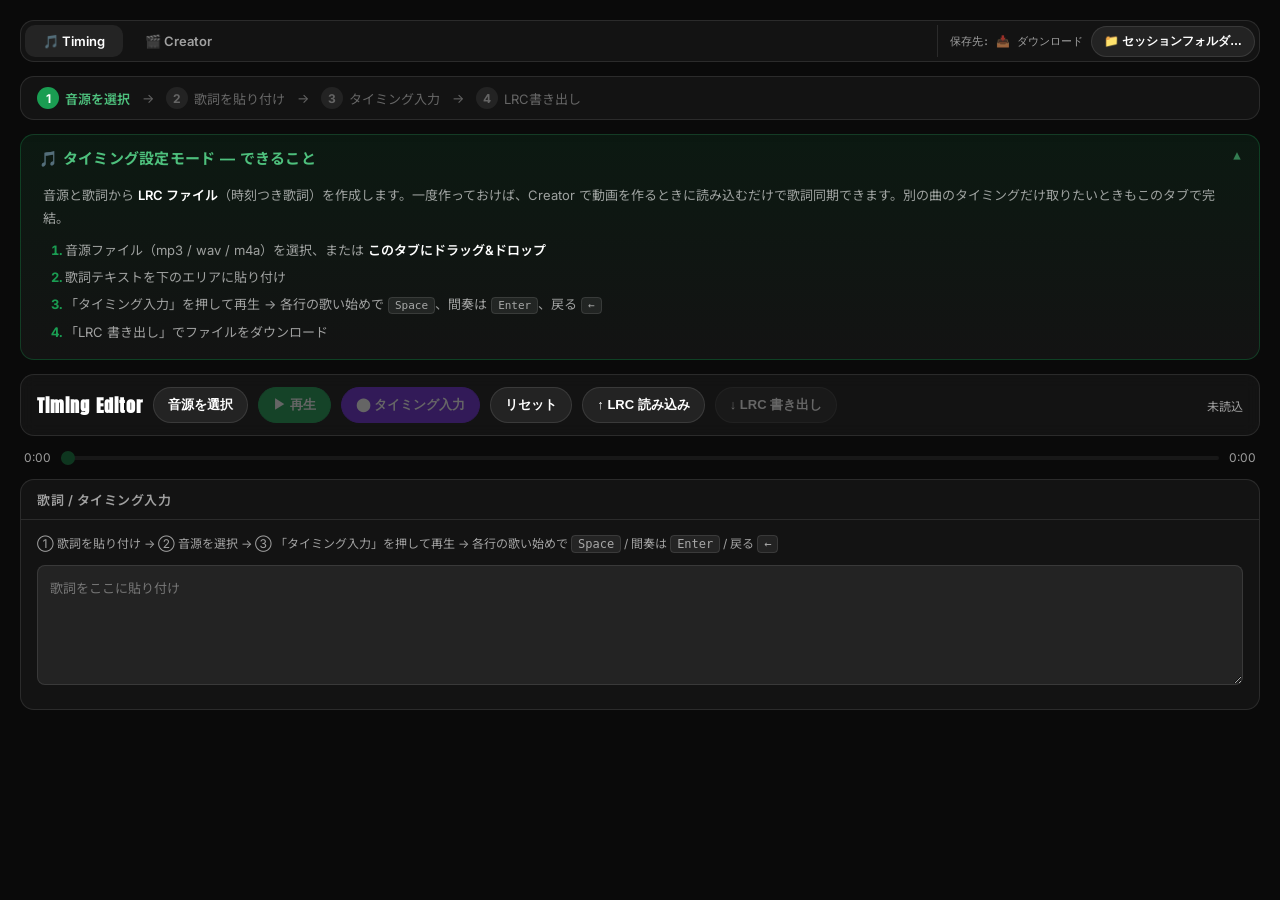
<file: docs/index.html>
<!DOCTYPE html>
<html lang="ja">
<head>
<meta charset="UTF-8" />
<meta name="viewport" content="width=device-width, initial-scale=1.0, viewport-fit=cover" />
<meta name="mobile-web-app-capable" content="yes" />
<meta name="apple-mobile-web-app-capable" content="yes" />
<meta name="apple-mobile-web-app-status-bar-style" content="black-translucent" />
<title>Audio Visualizer</title>
<link rel="preconnect" href="https://fonts.googleapis.com" />
<link rel="preconnect" href="https://fonts.gstatic.com" crossorigin />
<link href="https://fonts.googleapis.com/css2?family=Anton&family=Bebas+Neue&family=Dela+Gothic+One&family=Inter:wght@400;500;600;700;900&family=Kaisei+HarunoUmi:wght@700&family=Klee+One:wght@600&family=M+PLUS+1:wght@700&family=Noto+Sans+JP:wght@400;500;700;900&family=Rampart+One&family=Reggae+One&family=RocknRoll+One&family=Shippori+Antique+B1&family=Shippori+Mincho+B1:wght@400;500;700&family=Stick&family=Yuji+Syuku&family=Zen+Old+Mincho:wght@700;900&display=swap" rel="stylesheet" />
<link rel="stylesheet" href="css/theme.css" />
<link rel="stylesheet" href="css/ui.css" />
</head>
<body>

<nav class="tab-bar">
  <button class="tab is-active" data-tab="timing">🎵 Timing</button>
  <button class="tab" data-tab="creator">🎬 Creator</button>
  <div class="session-control">
    <span class="session-status" id="session-status">保存先: 📥 ダウンロード</span>
    <button class="btn" id="session-btn">📁 セッションフォルダ…</button>
  </div>
</nav>

<section class="tab-panel is-active" id="panel-timing">
  <div class="step-bar" id="step-bar-timing"></div>

  <details class="mode-intro" open>
    <summary>🎵 タイミング設定モード — できること</summary>
    <div class="mode-intro-body">
      <p>音源と歌詞から <b>LRC ファイル</b>（時刻つき歌詞）を作成します。一度作っておけば、Creator で動画を作るときに読み込むだけで歌詞同期できます。別の曲のタイミングだけ取りたいときもこのタブで完結。</p>
      <ol class="mode-steps">
        <li>音源ファイル（mp3 / wav / m4a）を選択、または <b>このタブにドラッグ&ドロップ</b></li>
        <li>歌詞テキストを下のエリアに貼り付け</li>
        <li>「タイミング入力」を押して再生 → 各行の歌い始めで <kbd>Space</kbd>、間奏は <kbd>Enter</kbd>、戻る <kbd>←</kbd></li>
        <li>「LRC 書き出し」でファイルをダウンロード</li>
      </ol>
    </div>
  </details>

  <div class="toolbar">
    <h1 style="font-family:var(--font-display);font-size:18px;letter-spacing:0.06em">Timing Editor</h1>
    <input type="file" id="t-audio-input" accept="audio/*" hidden />
    <button class="btn" id="t-pick-btn">音源を選択</button>
    <button class="btn btn--primary" id="t-play-btn" disabled>▶ 再生</button>
    <button class="btn" id="t-timing-btn" disabled style="background:#6d28d9;border-color:#6d28d9;">⬤ タイミング入力</button>
    <button class="btn" id="t-reset-btn">リセット</button>
    <input type="file" id="t-lrc-input" accept=".lrc,.txt" hidden />
    <button class="btn" id="t-import-lrc-btn">↑ LRC 読み込み</button>
    <button class="btn" id="t-export-lrc-btn" disabled>↓ LRC 書き出し</button>
    <div style="flex:1"></div>
    <span class="meta" id="t-meta">未読込</span>
  </div>

  <div class="seekrow">
    <span class="meta" id="t-cur-time">0:00</span>
    <input type="range" id="t-seek-bar" class="seek-bar" min="0" max="100" step="0.1" value="0" disabled />
    <span class="meta" id="t-tot-time">0:00</span>
  </div>

  <div class="panel">
    <div class="panel-header">
      <h3>歌詞 / タイミング入力</h3>
    </div>
    <div class="panel-body is-open">
      <div class="meta" style="line-height:1.7">
        ① 歌詞を貼り付け → ② 音源を選択 → ③ 「タイミング入力」を押して再生 →
        各行の歌い始めで <kbd style="background:var(--bg-3);border:1px solid var(--border);padding:1px 6px;border-radius:4px">Space</kbd>
        / 間奏は <kbd style="background:var(--bg-3);border:1px solid var(--border);padding:1px 6px;border-radius:4px">Enter</kbd>
        / 戻る <kbd style="background:var(--bg-3);border:1px solid var(--border);padding:1px 6px;border-radius:4px">←</kbd>
      </div>
      <textarea id="t-lyrics-input" placeholder="歌詞をここに貼り付け" style="background:var(--bg-3);border:1px solid var(--border);border-radius:8px;color:var(--fg);padding:10px 12px;font-size:13px;font-family:'Noto Sans JP',sans-serif;line-height:1.8;resize:vertical;min-height:120px"></textarea>
      <div id="t-timing-status" style="display:none;background:rgba(229,30,48,0.1);border:1px solid rgba(229,30,48,0.3);border-radius:10px;padding:12px 16px">
        <div class="meta">♪ 次にスタンプ <span id="t-timing-progress"></span></div>
        <div id="t-timing-current-line" style="font-size:17px;font-weight:700;line-height:1.5;margin-top:6px"></div>
      </div>
      <div id="t-lyric-line-list" style="display:flex;flex-direction:column;gap:2px;max-height:200px;overflow-y:auto"></div>
    </div>
  </div>

  <div class="file-drop-overlay" id="t-drop-overlay">
    <div class="file-drop-content">
      <div class="file-drop-icon">↓</div>
      <div class="file-drop-text">音源 (mp3 / wav) または LRC (.lrc / .txt) をドロップ</div>
    </div>
  </div>
</section>

<section class="tab-panel" id="panel-creator">
  <div class="step-bar" id="step-bar-creator"></div>

  <details class="mode-intro" open>
    <summary>🎬 動画作成モード — できること</summary>
    <div class="mode-intro-body">
      <p>音源にビジュアライザーや歌詞・ロゴを重ねて <b>SNSショート動画</b>（webm）を録画します。タイトル・歌詞・ロゴはキャンバス上をドラッグで自由配置、12 種のフォントと 6 種のエフェクトで装飾できます。</p>
      <ol class="mode-steps">
        <li>音源ファイル（mp3 / wav / m4a）を選択、または <b>このタブにドラッグ&ドロップ</b></li>
        <li>歌詞同期したい場合は <b>LRC ファイル（.lrc/.txt）をドロップ</b>（Timing タブで作ったもの）</li>
        <li>背景スタイル・アスペクト比を選ぶ（9:16 がショート向け）</li>
        <li>右パネルの「テキスト / 演出 / ロゴ」で装飾を調整</li>
        <li>キャンバス右上の「✥ 配置編集」でドラッグして位置決め</li>
        <li>「● 録画」で MP4 書き出し</li>
      </ol>
    </div>
  </details>

  <div class="toolbar">
    <h1 style="font-family:var(--font-display);font-size:18px;letter-spacing:0.06em">Creator</h1>
    <input type="file" id="c-audio-input" accept="audio/*" hidden />
    <button class="btn" id="c-pick-btn">音源を選択</button>
    <button class="btn" id="c-audio-clear-btn" title="音源を削除" style="display:none;background:#7a1c1c;border-color:#7a1c1c">🗑 音源削除</button>
    <button class="btn btn--primary" id="c-play-btn" disabled>▶ 再生</button>
    <button class="btn btn--rec" id="c-rec-btn" disabled>● 録画</button>
    <input type="file" id="c-lrc-input" accept=".lrc,.txt" hidden />
    <select class="select" id="c-lrc-select" title="LRC を読み込み（新規 or 履歴から）"></select>
    <select class="select" id="c-aspect-select">
      <option value="9:16" selected>9:16</option>
      <option value="1:1">1:1</option>
      <option value="16:9">16:9</option>
    </select>
    <select class="select" id="c-preset-select" title="プラットフォームプリセット">
      <option value="">プラットフォーム…</option>
    </select>
    <select class="select" id="c-bg-mode-select" title="背景モード">
      <option value="visualizer" selected>背景: ビジュアライザー</option>
      <option value="video">背景: 動画</option>
    </select>
    <select class="select" id="c-style-select"></select>
    <input type="file" id="c-video-input" accept="video/*" hidden />
    <input type="file" id="c-image-clip-input" accept="image/*" hidden />
    <label style="display:inline-flex;align-items:center;gap:6px;padding:6px 12px;border-radius:var(--radius-pill);border:1px solid var(--border);background:var(--bg-2);font-size:12px;cursor:pointer">
      <input type="checkbox" id="c-particles-toggle" checked style="accent-color:var(--accent)" /> 粒子
    </label>
    <label style="display:inline-flex;align-items:center;gap:6px;padding:6px 12px;border-radius:var(--radius-pill);border:1px solid var(--border);background:var(--bg-2);font-size:12px;cursor:pointer">
      <input type="checkbox" id="c-lyrics-toggle" checked style="accent-color:var(--accent)" /> 歌詞
    </label>
    <input type="text" class="text-input" id="c-song-title" placeholder="曲名" style="width:120px" />
    <input type="text" class="text-input" id="c-band-name" placeholder="バンド名" style="width:130px" />
    <div style="flex:1"></div>
    <span class="meta" id="c-meta">未読込</span>
  </div>

  <div class="seekrow">
    <span class="meta" id="c-cur-time">0:00</span>
    <input type="range" id="c-seek-bar" class="seek-bar" min="0" max="100" step="0.1" value="0" disabled />
    <span class="meta" id="c-tot-time">0:00</span>
  </div>

  <div class="creator-layout">
    <div class="stage">
      <div class="canvas-wrap" id="c-canvas-wrap" data-aspect="9:16">
        <canvas id="c-canvas" width="1080" height="1920"></canvas>
        <div class="drop" id="c-drop">
          <h2>DROP AUDIO HERE</h2>
          <p>音源ファイル（mp3 / wav / m4a など）を<br/>このエリアにドロップ、または「音源を選択」から読み込み</p>
          <div class="pill">音源をドロップ / 選択</div>
        </div>
        <button class="btn edit-mode-btn" id="c-edit-mode-btn" title="テキスト・ロゴをドラッグで移動">✥ 配置編集</button>
        <div class="safe-zones" id="c-safe-zones" hidden>
          <div class="safe-zone safe-zone--top"></div>
          <div class="safe-zone safe-zone--bottom"></div>
          <div class="safe-zone safe-zone--left"></div>
          <div class="safe-zone safe-zone--right"></div>
        </div>
      </div>
    </div>

    <aside class="properties-panel" id="c-properties">
      <!-- Preset section -->
      <details class="accordion" open>
        <summary>💾 プリセット</summary>
        <div class="accordion-body" id="c-preset-controls"></div>
      </details>

      <!-- Text section -->
      <details class="accordion">
        <summary>📝 テキスト</summary>
        <div class="accordion-body" id="c-text-controls"></div>
      </details>

      <!-- Effects section -->
      <details class="accordion">
        <summary>✨ 演出</summary>
        <div class="accordion-body" id="c-effects-controls"></div>
      </details>

      <!-- Logo section -->
      <details class="accordion">
        <summary>🎯 ロゴ</summary>
        <div class="accordion-body" id="c-logo-controls"></div>
      </details>

      <!-- SNS section -->
      <details class="accordion">
        <summary>📱 SNS最適化</summary>
        <div class="accordion-body" id="c-sns-controls"></div>
      </details>

      <details class="accordion">
        <summary>📲 スマホプレビュー</summary>
        <div class="accordion-body" style="padding:8px">
          <canvas id="c-phone-canvas" width="240" height="427" style="width:100%;border-radius:18px;background:#000;border:6px solid #1a1a1a;box-shadow:0 4px 20px rgba(0,0,0,0.6)"></canvas>
        </div>
      </details>
    </aside>

    <div class="timeline-panel" id="c-timeline-panel" hidden>
      <div class="timeline-panel-header">
        <h3>タイムライン</h3>
        <span class="meta" id="c-tl-hint">動画クリップを追加して並び順とトリムを設定</span>
        <div style="display:flex;gap:4px;margin-left:auto">
          <button class="btn" id="c-undo-btn" style="padding:4px 10px;font-size:11px" title="元に戻す (Ctrl+Z)">↶ 元に戻す</button>
          <button class="btn" id="c-redo-btn" style="padding:4px 10px;font-size:11px" title="やり直し (Ctrl+Y)">↷ やり直し</button>
        </div>
      </div>
      <div class="timeline-body" id="c-timeline-body"></div>
    </div>
  </div>

  <div class="file-drop-overlay" id="c-drop-overlay">
    <div class="file-drop-content">
      <div class="file-drop-icon">↓</div>
      <div class="file-drop-text">音源 (mp3 / wav) または LRC (.lrc / .txt) をドロップ</div>
    </div>
  </div>
</section>

<script type="module" src="js/app.js"></script>
</body>
</html>
</file>
<file: docs/css/theme.css>
:root {
  /* Palette */
  --bg-0: #0a0a0a;
  --bg-1: #141414;
  --bg-2: rgba(255, 255, 255, 0.04);
  --bg-3: rgba(255, 255, 255, 0.07);
  --border: rgba(255, 255, 255, 0.1);
  --border-strong: rgba(255, 255, 255, 0.2);
  --fg: #ffffff;
  --fg-muted: rgba(255, 255, 255, 0.6);
  --fg-faint: rgba(255, 255, 255, 0.35);
  --accent: #1a9d52;
  --accent-soft: #4ec07d;
  --danger: #e53e3e;
  --radius-sm: 6px;
  --radius-md: 10px;
  --radius-lg: 14px;
  --radius-pill: 999px;
  --shadow-lg: 0 10px 40px rgba(0, 0, 0, 0.5);
  /* Fonts */
  --font-ui: 'Inter', 'Noto Sans JP', system-ui, sans-serif;
  --font-display: 'Anton', sans-serif;
  --font-serif: 'Shippori Mincho B1', serif;
}

* { box-sizing: border-box; margin: 0; padding: 0; }

html, body {
  height: 100%;
  background: var(--bg-0);
  color: var(--fg);
  font-family: var(--font-ui);
  -webkit-font-smoothing: antialiased;
}
</file>
<file: docs/css/ui.css>
body {
  display: flex;
  flex-direction: column;
  min-height: 100vh;
  padding: 20px;
  gap: 14px;
}

/* Tab Bar */
.tab-bar {
  display: flex;
  gap: 4px;
  padding: 4px;
  background: var(--bg-2);
  border: 1px solid var(--border);
  border-radius: var(--radius-lg);
  align-self: flex-start;
}
.tab {
  padding: 8px 18px;
  border: none;
  background: transparent;
  color: var(--fg-muted);
  font-family: var(--font-ui);
  font-size: 13px;
  font-weight: 600;
  border-radius: var(--radius-md);
  cursor: pointer;
  transition: background 0.18s, color 0.18s;
}
.tab:hover { color: var(--fg); }
.tab.is-active {
  background: var(--bg-3);
  color: var(--fg);
}

/* Tab Panels */
.tab-panel { display: none; flex-direction: column; gap: 14px; flex: 1; min-height: 0; }
.tab-panel.is-active { display: flex; }

/* Toolbar */
.toolbar {
  display: flex;
  flex-wrap: wrap;
  align-items: center;
  gap: 10px;
  padding: 12px 16px;
  background: var(--bg-2);
  border: 1px solid var(--border);
  border-radius: var(--radius-lg);
  backdrop-filter: blur(8px);
}

/* Buttons */
.btn {
  display: inline-flex;
  align-items: center;
  gap: 6px;
  padding: 8px 14px;
  border-radius: var(--radius-pill);
  border: 1px solid var(--border);
  background: var(--bg-3);
  color: var(--fg);
  font-size: 13px;
  font-weight: 600;
  cursor: pointer;
  transition: background 0.18s, transform 0.05s;
}
.btn:hover { background: rgba(255, 255, 255, 0.14); }
.btn:active { transform: translateY(1px); }
.btn:disabled { opacity: 0.35; cursor: not-allowed; }
.btn--primary { background: var(--accent); border-color: var(--accent); }
.btn--primary:hover { background: var(--accent-soft); }
.btn--rec { background: var(--danger); border-color: var(--danger); }
.btn--rec.is-recording { animation: pulse 1s ease-in-out infinite; }
@keyframes pulse { 0%, 100% { opacity: 1; } 50% { opacity: 0.5; } }

/* Selects, inputs */
.select, .text-input {
  padding: 8px 12px;
  border-radius: var(--radius-pill);
  border: 1px solid var(--border);
  background: var(--bg-3);
  color: var(--fg);
  font-size: 13px;
  outline: none;
}
.text-input:focus { border-color: var(--accent); }

/* Stage / Canvas */
.stage { flex: 1; display: flex; align-items: center; justify-content: center; min-height: 0; }
.canvas-wrap {
  position: relative;
  background: #000;
  border-radius: var(--radius-lg);
  overflow: hidden;
  box-shadow: var(--shadow-lg);
  aspect-ratio: 9/16;
  height: 100%;
  max-height: calc(100vh - 280px);
}
.canvas-wrap[data-aspect="1:1"] { aspect-ratio: 1/1; }
.canvas-wrap[data-aspect="16:9"] { aspect-ratio: 16/9; }
canvas { display: block; width: 100%; height: 100%; }

/* Drop overlay */
.drop {
  position: absolute;
  inset: 0;
  display: flex;
  flex-direction: column;
  align-items: center;
  justify-content: center;
  text-align: center;
  gap: 14px;
  padding: 24px;
  background: rgba(0, 0, 0, 0.55);
  backdrop-filter: blur(6px);
  pointer-events: none;
  transition: opacity 0.3s;
}
.drop.is-hidden { opacity: 0; }
.drop h2 { font-family: var(--font-display); font-size: 36px; letter-spacing: 0.06em; }
.drop p { color: var(--fg-muted); font-size: 14px; line-height: 1.6; }
.drop .pill { padding: 8px 16px; background: var(--accent); border-radius: var(--radius-pill); font-weight: 700; font-size: 13px; }

/* Seek bar */
.seekrow { display: flex; align-items: center; gap: 10px; padding: 0 4px; }
.seek-bar {
  flex: 1;
  -webkit-appearance: none;
  appearance: none;
  height: 4px;
  border-radius: 2px;
  background: var(--border-strong);
  cursor: pointer;
  accent-color: var(--accent);
  outline: none;
}
.seek-bar::-webkit-slider-thumb {
  -webkit-appearance: none;
  width: 14px; height: 14px;
  border-radius: 50%;
  background: var(--accent);
  cursor: pointer;
}
.seek-bar:disabled { opacity: 0.3; cursor: not-allowed; }
.meta { font-size: 12px; color: var(--fg-muted); }

/* Step guide */
.step-bar {
  display: flex;
  align-items: center;
  gap: 12px;
  padding: 10px 16px;
  background: var(--bg-2);
  border: 1px solid var(--border);
  border-radius: var(--radius-lg);
  font-size: 13px;
}
.step-item { display: flex; align-items: center; gap: 6px; opacity: 0.35; }
.step-item.is-active { opacity: 1; color: var(--accent-soft); font-weight: 600; }
.step-item.is-done { opacity: 0.65; }
.step-item.is-done .step-num { background: var(--accent); }
.step-num {
  background: var(--border-strong);
  color: var(--fg);
  border-radius: 50%;
  width: 22px;
  height: 22px;
  display: flex;
  align-items: center;
  justify-content: center;
  font-weight: 700;
  font-size: 12px;
}
.step-item.is-active .step-num { background: var(--accent); }
.step-sep { color: var(--fg-faint); }

/* Lyrics panel (再利用) */
.panel {
  border: 1px solid var(--border);
  border-radius: var(--radius-lg);
  overflow: hidden;
  background: var(--bg-2);
}
.panel-header {
  display: flex;
  align-items: center;
  justify-content: space-between;
  padding: 10px 16px;
}
.panel-header h3 { font-size: 13px; font-weight: 600; color: var(--fg-muted); letter-spacing: 0.04em; }
.panel-body { display: none; flex-direction: column; gap: 10px; padding: 14px 16px; border-top: 1px solid var(--border); }
.panel-body.is-open { display: flex; }

/* Creator Layout */
.creator-layout {
  flex: 1;
  display: grid;
  grid-template-columns: 1fr 320px;
  gap: 14px;
  min-height: 0;
}
.creator-layout .stage { flex: 1; }
.creator-layout .canvas-wrap { max-height: calc(100vh - 320px); }

/* Edit mode button on canvas */
.edit-mode-btn {
  position: absolute;
  top: 12px;
  right: 12px;
  padding: 6px 12px;
  background: rgba(0,0,0,0.55);
  border: 1px solid var(--border);
  border-radius: var(--radius-pill);
  font-size: 12px;
  color: var(--fg);
  cursor: pointer;
  backdrop-filter: blur(4px);
  z-index: 10;
}
.edit-mode-btn.is-active {
  background: var(--accent);
  border-color: var(--accent);
}
.canvas-wrap.is-edit-mode canvas { cursor: move; }
.canvas-wrap.is-edit-mode { outline: 2px dashed var(--accent); }

/* Properties Panel */
.properties-panel {
  background: var(--bg-2);
  border: 1px solid var(--border);
  border-radius: var(--radius-lg);
  padding: 6px;
  overflow-y: auto;
  display: flex;
  flex-direction: column;
  gap: 4px;
}
.accordion {
  background: var(--bg-3);
  border-radius: var(--radius-md);
  overflow: hidden;
}
.accordion > summary {
  padding: 10px 14px;
  font-size: 13px;
  font-weight: 600;
  cursor: pointer;
  list-style: none;
  display: flex;
  align-items: center;
  gap: 8px;
  user-select: none;
}
.accordion > summary::-webkit-details-marker { display: none; }
.accordion > summary::after {
  content: '▾';
  margin-left: auto;
  opacity: 0.5;
  transition: transform 0.2s;
}
.accordion[open] > summary::after { transform: rotate(180deg); }
.accordion-body {
  padding: 10px 14px 14px;
  display: flex;
  flex-direction: column;
  gap: 10px;
}

/* Form controls inside accordion */
.field { display: flex; flex-direction: column; gap: 4px; }
.field-label {
  font-size: 11px;
  color: var(--fg-muted);
  letter-spacing: 0.04em;
}
.field-row {
  display: flex;
  align-items: center;
  gap: 8px;
}
.field-row .field-label { min-width: 60px; }
.subsection {
  border-top: 1px solid var(--border);
  padding-top: 10px;
  margin-top: 4px;
}
.subsection-title {
  font-size: 11px;
  font-weight: 700;
  color: var(--accent-soft);
  letter-spacing: 0.05em;
  margin-bottom: 6px;
  text-transform: uppercase;
}

/* Color input */
input[type="color"] {
  width: 36px;
  height: 28px;
  border: 1px solid var(--border);
  border-radius: var(--radius-sm);
  background: transparent;
  cursor: pointer;
  padding: 2px;
}
input[type="color"]::-webkit-color-swatch { border: none; border-radius: 3px; }
input[type="color"]::-webkit-color-swatch-wrapper { padding: 0; }

/* Range slider in panel */
.range-row {
  display: flex;
  align-items: center;
  gap: 8px;
}
.range-row input[type="range"] { flex: 1; }
.range-row .value {
  font-size: 11px;
  color: var(--fg-muted);
  min-width: 32px;
  text-align: right;
  font-family: ui-monospace, monospace;
}

/* Font selector with preview */
.font-select {
  width: 100%;
  padding: 8px 10px;
  border-radius: var(--radius-sm);
  border: 1px solid var(--border);
  background: var(--bg-3);
  color: var(--fg);
  font-size: 13px;
  outline: none;
}
.font-preview {
  padding: 10px 14px;
  background: rgba(0,0,0,0.4);
  border-radius: var(--radius-sm);
  font-size: 22px;
  line-height: 1.2;
  text-align: center;
  min-height: 56px;
  display: flex;
  align-items: center;
  justify-content: center;
  border: 1px solid var(--border);
}

/* Logo preview */
.logo-preview {
  background: rgba(0,0,0,0.4);
  border: 1px dashed var(--border);
  border-radius: var(--radius-sm);
  padding: 12px;
  text-align: center;
  min-height: 72px;
  display: flex;
  align-items: center;
  justify-content: center;
}
.logo-preview img { max-width: 100%; max-height: 64px; object-fit: contain; }
.logo-preview .empty { font-size: 11px; color: var(--fg-faint); }

/* Toggle switch */
.toggle-switch {
  position: relative;
  display: inline-block;
  width: 36px;
  height: 20px;
}
.toggle-switch input { opacity: 0; width: 0; height: 0; }
.toggle-slider {
  position: absolute;
  inset: 0;
  background: var(--border-strong);
  border-radius: 999px;
  cursor: pointer;
  transition: background 0.2s;
}
.toggle-slider::before {
  content: '';
  position: absolute;
  left: 2px; top: 2px;
  width: 16px; height: 16px;
  border-radius: 50%;
  background: white;
  transition: transform 0.2s;
}
.toggle-switch input:checked + .toggle-slider { background: var(--accent); }
.toggle-switch input:checked + .toggle-slider::before { transform: translateX(16px); }

/* Mode intro card */
.mode-intro {
  background: linear-gradient(180deg, rgba(26,157,82,0.1), var(--bg-2));
  border: 1px solid rgba(26,157,82,0.3);
  border-radius: var(--radius-lg);
  overflow: hidden;
}
.mode-intro > summary {
  padding: 12px 18px;
  cursor: pointer;
  list-style: none;
  display: flex;
  align-items: center;
  gap: 8px;
  font-size: 15px;
  font-weight: 700;
  user-select: none;
  color: var(--accent-soft);
  letter-spacing: 0.02em;
}
.mode-intro > summary::-webkit-details-marker { display: none; }
.mode-intro > summary::after {
  content: '▾';
  margin-left: auto;
  opacity: 0.6;
  font-weight: 400;
  transition: transform 0.2s;
}
.mode-intro[open] > summary::after { transform: rotate(180deg); }
.mode-intro-body {
  padding: 4px 22px 16px;
  display: flex;
  flex-direction: column;
  gap: 10px;
}
.mode-intro-body p {
  font-size: 13px;
  line-height: 1.75;
  color: var(--fg-muted);
}
.mode-intro-body p b {
  color: var(--fg);
  font-weight: 600;
}
.mode-steps {
  display: flex;
  flex-direction: column;
  gap: 6px;
  padding-left: 22px;
  font-size: 13px;
  color: var(--fg-muted);
  line-height: 1.65;
}
.mode-steps li::marker { color: var(--accent); font-weight: 700; }
.mode-steps b { color: var(--fg); font-weight: 600; }
.mode-steps kbd {
  background: var(--bg-3);
  border: 1px solid var(--border);
  padding: 1px 6px;
  border-radius: 4px;
  font-family: ui-monospace, monospace;
  font-size: 11px;
}

/* File drop overlay (tab-level) */
.tab-panel { position: relative; }
.file-drop-overlay {
  position: absolute;
  inset: 0;
  z-index: 100;
  display: none;
  align-items: center;
  justify-content: center;
  background: rgba(10, 10, 10, 0.78);
  backdrop-filter: blur(8px);
  border-radius: var(--radius-lg);
  pointer-events: none;
  animation: drop-pulse 1.4s ease-in-out infinite;
}
.file-drop-overlay.is-visible { display: flex; }
.file-drop-content {
  text-align: center;
  border: 3px dashed var(--accent);
  border-radius: 24px;
  padding: 48px 56px;
  background: rgba(26, 157, 82, 0.08);
}
.file-drop-icon {
  font-size: 56px;
  color: var(--accent);
  margin-bottom: 12px;
  animation: drop-bounce 1s ease-in-out infinite;
}
.file-drop-text {
  font-size: 16px;
  font-weight: 700;
  color: var(--fg);
  letter-spacing: 0.02em;
}
@keyframes drop-pulse {
  0%, 100% { background: rgba(10, 10, 10, 0.78); }
  50% { background: rgba(10, 10, 10, 0.65); }
}
@keyframes drop-bounce {
  0%, 100% { transform: translateY(0); }
  50% { transform: translateY(-8px); }
}

/* ============ Select Options Visibility Fix ============ */
/* OS のデフォルトだと文字色が白背景に白文字で見えないことがある */
.select option,
.font-select option,
select option {
  background: #1a1a1a;
  color: #ffffff;
  padding: 6px 8px;
}
select option[disabled] {
  background: #0a0a0a;
  color: rgba(255,255,255,0.4);
  font-style: italic;
}

/* ============ Session UI in Tab Bar ============ */
.tab-bar {
  /* 既存定義を拡張: 右側にセッション UI を入れる */
  width: 100%;
}
.session-control {
  display: flex;
  align-items: center;
  gap: 8px;
  margin-left: auto;
  padding-left: 12px;
  border-left: 1px solid var(--border);
}
.session-control .btn {
  padding: 6px 12px;
  font-size: 12px;
}
.session-status {
  font-size: 11px;
  color: var(--fg-muted);
  font-family: ui-monospace, monospace;
  max-width: 280px;
  overflow: hidden;
  text-overflow: ellipsis;
  white-space: nowrap;
}
.session-status.is-active {
  color: var(--accent-soft);
  font-weight: 600;
}

/* ============ Timeline Panel ============ */
.timeline-panel {
  grid-column: 1 / -1;
  background: var(--bg-2);
  border: 1px solid var(--border);
  border-radius: var(--radius-lg);
  margin-top: 12px;
}
.timeline-panel[hidden] { display: none; }
.timeline-panel-header {
  display: flex;
  align-items: center;
  justify-content: space-between;
  padding: 10px 16px;
  border-bottom: 1px solid var(--border);
}
.timeline-panel-header h3 {
  font-size: 13px;
  font-weight: 600;
  color: var(--fg-muted);
  letter-spacing: 0.04em;
}
.timeline-body {
  padding: 14px 16px;
  display: flex;
  flex-direction: column;
  gap: 8px;
}

.tl-row {
  display: flex;
  align-items: center;
  gap: 10px;
  min-height: 44px;
}
.tl-label {
  font-size: 11px;
  color: var(--fg-faint);
  width: 40px;
  flex-shrink: 0;
  text-transform: uppercase;
  letter-spacing: 0.06em;
}
.tl-track {
  flex: 1;
  background: rgba(0,0,0,0.4);
  border-radius: var(--radius-sm);
  padding: 4px 8px;
  min-height: 36px;
  display: flex;
  align-items: center;
  gap: 4px;
  overflow-x: auto;
}
.tl-empty {
  font-size: 11px;
  color: var(--fg-faint);
  padding: 4px 8px;
}

.tl-bar {
  position: relative;
  height: 28px;
  flex-shrink: 0;
  background: rgba(255,255,255,0.06);
  border-radius: 6px;
  border: 1px solid rgba(255,255,255,0.1);
}
.tl-bar--audio { background: rgba(26,157,82,0.12); border-color: rgba(26,157,82,0.4); }
.tl-bar--video { background: rgba(99,102,241,0.15); border-color: rgba(99,102,241,0.5); }

.tl-bar-fill {
  position: absolute;
  top: 0; bottom: 0;
  border-radius: 5px;
}
.tl-bar-fill--audio { background: rgba(26,157,82,0.4); }
.tl-bar-fill--video { background: rgba(99,102,241,0.45); display: flex; align-items: center; padding: 0 6px; }

.tl-clip-name {
  font-size: 10px;
  font-weight: 600;
  color: rgba(255,255,255,0.85);
  white-space: nowrap;
  overflow: hidden;
  text-overflow: ellipsis;
  pointer-events: none;
}

.tl-handle {
  position: absolute;
  top: -2px;
  width: 4px;
  height: calc(100% + 4px);
  background: var(--fg);
  cursor: ew-resize;
  border-radius: 2px;
  transform: translateX(-2px);
  z-index: 2;
  transition: background 0.15s;
}
.tl-handle:hover { background: var(--accent-soft); }
.tl-handle--left::before, .tl-handle--right::before {
  content: '';
  position: absolute;
  top: 50%; left: 50%;
  width: 2px; height: 10px;
  background: rgba(0,0,0,0.5);
  transform: translate(-50%, -50%);
  border-radius: 1px;
}

.tl-playhead {
  position: absolute;
  top: -4px;
  left: 0;
  width: 2px;
  height: calc(100% + 8px);
  background: #ffd700;
  pointer-events: none;
  z-index: 3;
  box-shadow: 0 0 6px rgba(255,215,0,0.6);
}

.tl-clip-tools {
  position: absolute;
  top: 50%;
  right: 4px;
  transform: translateY(-50%);
  display: flex;
  gap: 2px;
  opacity: 0;
  transition: opacity 0.15s;
  z-index: 10;
}
.tl-bar:hover .tl-clip-tools { opacity: 1; }
.tl-tool-btn {
  width: 18px; height: 18px;
  background: rgba(0,0,0,0.7);
  border: 1px solid var(--border);
  border-radius: 3px;
  color: var(--fg);
  font-size: 10px;
  cursor: pointer;
  display: flex;
  align-items: center;
  justify-content: center;
  padding: 0;
}
.tl-tool-btn:hover { background: var(--bg-3); }
.tl-tool-btn:disabled { opacity: 0.3; cursor: not-allowed; }
.tl-tool--danger { color: #ff6b6b; }

.tl-add-btn {
  padding: 6px 14px;
  background: rgba(255,255,255,0.04);
  border: 1px dashed var(--border);
  border-radius: var(--radius-sm);
  color: var(--fg-muted);
  font-size: 11px;
  cursor: pointer;
  flex-shrink: 0;
}
.tl-add-btn:hover { background: rgba(255,255,255,0.08); color: var(--fg); }

/* ============ Safe Zones Overlay ============ */
.safe-zones {
  position: absolute;
  inset: 0;
  pointer-events: none;
  z-index: 5;
}
.safe-zones[hidden] { display: none; }
.safe-zone {
  position: absolute;
  background: rgba(229, 30, 48, 0.18);
  border: 1px dashed rgba(229, 30, 48, 0.6);
}
.safe-zone--top    { top: 0; left: 0; right: 0; }
.safe-zone--bottom { bottom: 0; left: 0; right: 0; }
.safe-zone--left   { top: 0; bottom: 0; left: 0; }
.safe-zone--right  { top: 0; bottom: 0; right: 0; }

/* ============ Phone Preview ============ */
#c-phone-canvas {
  aspect-ratio: 9/16;
  display: block;
}

/* ============ SNS panel hint ============ */
.sns-panel-hint {
  font-size: 11px;
  color: var(--fg-muted);
  line-height: 1.6;
  padding: 8px 10px;
  background: rgba(26, 157, 82, 0.08);
  border: 1px solid rgba(26, 157, 82, 0.25);
  border-radius: var(--radius-sm);
}
.duration-warning {
  font-size: 11px;
  color: #ff9b6b;
  padding: 8px 10px;
  background: rgba(255, 100, 50, 0.08);
  border: 1px solid rgba(255, 100, 50, 0.3);
  border-radius: var(--radius-sm);
  display: none;
}
.duration-warning.is-visible { display: block; }

/* ============ Properties Panel Scroll Fix ============ */
.creator-layout .properties-panel {
  max-height: calc(100vh - 220px);
  overflow-y: auto;
}
.creator-layout .timeline-panel {
  max-height: 280px;
  overflow-y: auto;
}

/* ============ Suggestion Pills ============ */
.suggestion-row {
  display: flex;
  flex-wrap: wrap;
  gap: 4px;
  margin-top: 4px;
}
.suggestion-pill {
  font-size: 10px;
  padding: 3px 9px;
  background: rgba(99, 102, 241, 0.12);
  border: 1px solid rgba(99, 102, 241, 0.35);
  border-radius: var(--radius-pill);
  color: rgba(180, 190, 255, 0.95);
  cursor: pointer;
  white-space: nowrap;
  overflow: hidden;
  text-overflow: ellipsis;
  max-width: 100%;
  transition: background 0.15s, border-color 0.15s;
}
.suggestion-pill:hover {
  background: rgba(99, 102, 241, 0.25);
  border-color: rgba(99, 102, 241, 0.7);
}
.suggestion-header {
  display: flex;
  align-items: center;
  justify-content: space-between;
  font-size: 10px;
  color: var(--fg-faint);
  margin-top: 6px;
}
.suggestion-refresh {
  background: none;
  border: none;
  color: var(--accent-soft);
  font-size: 10px;
  cursor: pointer;
  padding: 2px 6px;
}
.suggestion-refresh:hover { color: var(--accent); }

/* ============ Properties Panel Scroll (確実版) ============ */
.creator-layout {
  grid-template-rows: minmax(0, 1fr);
}
.creator-layout .properties-panel {
  height: calc(100vh - 220px) !important;
  max-height: calc(100vh - 220px) !important;
  min-height: 200px;
  overflow-y: auto !important;
  overflow-x: hidden;
}
/* 個別のアコーディオン body も内部が長い場合はスクロール */
.accordion-body {
  max-height: none;
}

/* ============ Timeline drag-to-reorder ============ */
.tl-bar--video {
  cursor: grab;
  user-select: none;
  transition: transform 0.15s, opacity 0.15s;
}
.tl-bar--video:active { cursor: grabbing; }
.tl-bar--dragging {
  opacity: 0.55;
  outline: 2px solid var(--accent-soft);
  outline-offset: 2px;
}
.tl-tool--cut {
  color: #fcd34d;
  border-color: rgba(245, 158, 11, 0.6) !important;
}

/* ============ Layout Overflow Fix (root-level) ============ */
/* body を viewport 固定にしてはみ出しを禁止 → 各セクション内で個別スクロール */
html, body { height: 100vh; }
body {
  height: 100vh !important;
  min-height: 0 !important;
  max-height: 100vh !important;
  overflow: hidden;
}
.tab-panel { min-height: 0; }
.tab-panel.is-active { min-height: 0; overflow: hidden; }

.creator-layout {
  grid-template-rows: minmax(0, 1fr) auto !important;
  min-height: 0;
  height: 100%;
}
.creator-layout > .stage,
.creator-layout > .properties-panel {
  min-height: 0;
  max-height: 100%;
  height: 100%;
}
.creator-layout > .properties-panel {
  overflow-y: auto !important;
}
.creator-layout > .stage { overflow: hidden; }
.creator-layout .canvas-wrap {
  max-height: 100% !important;
}

.timeline-panel {
  max-height: 240px;
  overflow-y: auto;
}

/* タイムラインの動画クリップ先頭スペーサー（音源 trimStart 分の左マージン） */
.tl-video-spacer {
  flex-shrink: 0;
  height: 28px;
  position: relative;
}
.tl-video-spacer::after {
  content: '';
  position: absolute;
  inset: 0;
  background: repeating-linear-gradient(
    45deg,
    rgba(255,255,255,0.04),
    rgba(255,255,255,0.04) 4px,
    transparent 4px,
    transparent 8px
  );
  border-radius: 6px;
  pointer-events: none;
}

/* ============ FINAL Scroll Reset (overrides earlier attempts) ============ */
html { height: auto !important; }
html, body {
  min-height: 100vh !important;
  max-height: none !important;
}
body {
  height: auto !important;
  max-height: none !important;
  overflow: visible !important;
}
.tab-panel.is-active {
  min-height: 0 !important;
  overflow: visible !important;
}
.creator-layout {
  height: auto !important;
  min-height: 0 !important;
  grid-template-rows: auto auto !important;
}
.creator-layout > .stage {
  height: auto !important;
  max-height: none !important;
  overflow: visible !important;
}
.creator-layout > .properties-panel {
  height: auto !important;
  max-height: calc(100vh - 260px) !important;
  min-height: 240px !important;
  overflow-y: auto !important;
  overflow-x: hidden !important;
}
.creator-layout .canvas-wrap {
  max-height: calc(100vh - 320px) !important;
}
.timeline-panel {
  max-height: 200px !important;
  overflow-y: auto !important;
}

/* プレイヘッドをドラッグ可能に */
.tl-playhead {
  cursor: ew-resize !important;
  pointer-events: auto !important;
  width: 8px !important;
  margin-left: -3px;
}
.tl-playhead::before {
  content: '';
  position: absolute;
  top: -2px;
  left: 50%;
  transform: translateX(-50%);
  width: 14px;
  height: 14px;
  background: #ffd700;
  border-radius: 50%;
  box-shadow: 0 0 8px rgba(255,215,0,0.8);
}
.tl-bar--audio {
  cursor: pointer;
}

/* ============ Per-Accordion Inner Scroll ============ */
/* 各アコーディオン body 内部で個別スクロール（外側パネル状態に依存しない確実版） */
.accordion[open] > .accordion-body {
  max-height: 60vh !important;
  overflow-y: auto !important;
  overflow-x: hidden !important;
}
/* SNS最適化はフィールド数が多いので少し広めに */
.accordion[open] > #c-sns-controls {
  max-height: 65vh !important;
}
/* スクロールバーの見栄え */
.accordion-body::-webkit-scrollbar { width: 6px; }
.accordion-body::-webkit-scrollbar-track { background: transparent; }
.accordion-body::-webkit-scrollbar-thumb { background: rgba(255,255,255,0.15); border-radius: 3px; }
.accordion-body::-webkit-scrollbar-thumb:hover { background: rgba(255,255,255,0.3); }

/* ============ Timeline Axis Alignment Fix ============ */
/* flex gap が動画クリップの位置を時間軸からズラしていたので 0 に。
   音源バーと動画クリップが完全に同じ x 座標で揃う。 */
.tl-track {
  gap: 0 !important;
}
/* 追加ボタンだけ視覚的に少し離す（タイムライン外の UI 要素なので） */
.tl-add-btn {
  margin-left: 10px;
}

/* ============ Image Clip Style ============ */
.tl-bar--image {
  background: rgba(245, 158, 11, 0.15);
  border-color: rgba(245, 158, 11, 0.5);
}
.tl-bar-fill--image {
  background: rgba(245, 158, 11, 0.45);
  display: flex;
  align-items: center;
  padding: 0 6px;
}

/* ============ Mobile / Tablet Responsive ============ */
@media (max-width: 768px) {
  body {
    padding: 10px;
    gap: 8px;
  }

  /* タブバー: 折り返し & セッション UI 圧縮 */
  .tab-bar {
    flex-wrap: wrap;
    align-self: stretch;
    gap: 4px;
  }
  .session-status { display: none; }
  .session-control { padding-left: 8px; border-left: none; }
  .session-control .btn { font-size: 11px; padding: 5px 8px; }

  /* ツールバー: 折り返し & コンパクト */
  .toolbar { padding: 8px 10px; gap: 6px; }

  /* タッチターゲット: Apple HIG 44pt */
  .btn { min-height: 44px; padding: 8px 12px; font-size: 12px; }
  /* iOS は font-size < 16px の input/select でズームしてしまう */
  .select, .text-input {
    min-height: 44px;
    font-size: 16px;
  }
  input[type="range"].seek-bar {
    height: 24px;
  }

  /* Creator レイアウト: 縦積みシングルカラム */
  .creator-layout {
    display: flex !important;
    flex-direction: column !important;
    height: auto !important;
    min-height: 0 !important;
    gap: 10px;
  }
  .creator-layout > .stage {
    height: auto !important;
    max-height: none !important;
    overflow: visible !important;
    justify-content: center;
  }
  /* Canvas: 画面の半分程度のプレビューサイズに（svh = iOSアドレスバー考慮） */
  .creator-layout .canvas-wrap {
    height: auto !important;
    max-height: 50vh !important;
    max-height: 50svh !important;
    max-width: 100% !important;
    width: auto;
  }

  /* プロパティパネル: 全幅・高さ自動 */
  .creator-layout > .properties-panel {
    width: 100% !important;
    height: auto !important;
    max-height: none !important;
    min-height: auto !important;
    overflow-y: visible !important;
  }
  /* アコーディオン内スクロール高さを下げる */
  .accordion[open] > .accordion-body {
    max-height: 40vh !important;
  }

  /* タイムライン */
  .timeline-panel {
    max-height: 160px !important;
  }

  /* iOS のモーメンタムスクロール */
  .properties-panel,
  .accordion-body,
  .tl-track {
    -webkit-overflow-scrolling: touch;
  }

  /* 配置編集ボタン: 小さく */
  .edit-mode-btn {
    font-size: 11px;
    padding: 4px 8px;
  }

  /* ステップガイド: コンパクト */
  .step-bar { gap: 4px; }
  .step-item { font-size: 10px; padding: 4px 8px; }
}

/* スマートフォン（≤ 480px）: さらにコンパクト */
@media (max-width: 480px) {
  /* canvas を画面幅いっぱいに、高さで絞る */
  .creator-layout .canvas-wrap {
    max-height: 45svh !important;
    max-height: 45vh !important;
  }
  /* toolbar のテキスト入力欄を隠す（録音時には不要） */
  #c-song-title, #c-band-name { display: none; }
  /* セッションボタン全体を非表示 */
  .session-control { display: none; }
}
</file>
